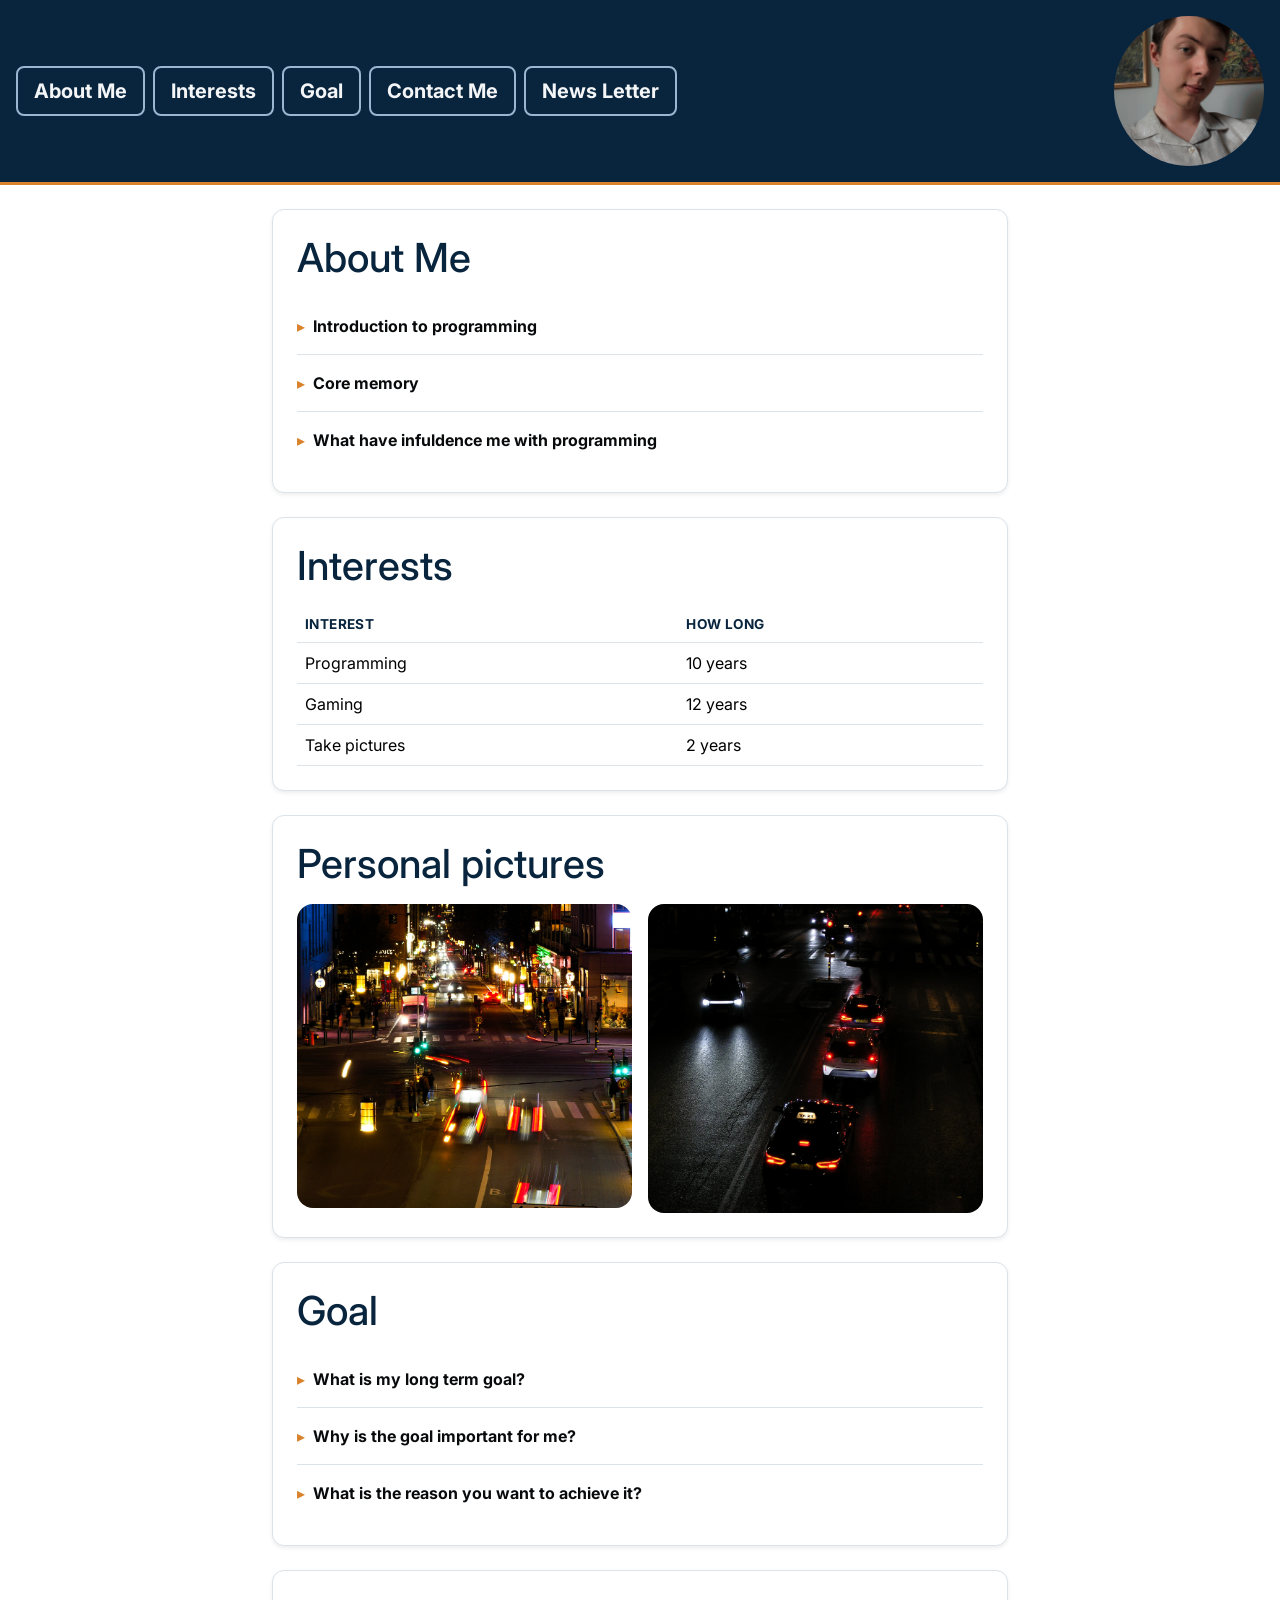
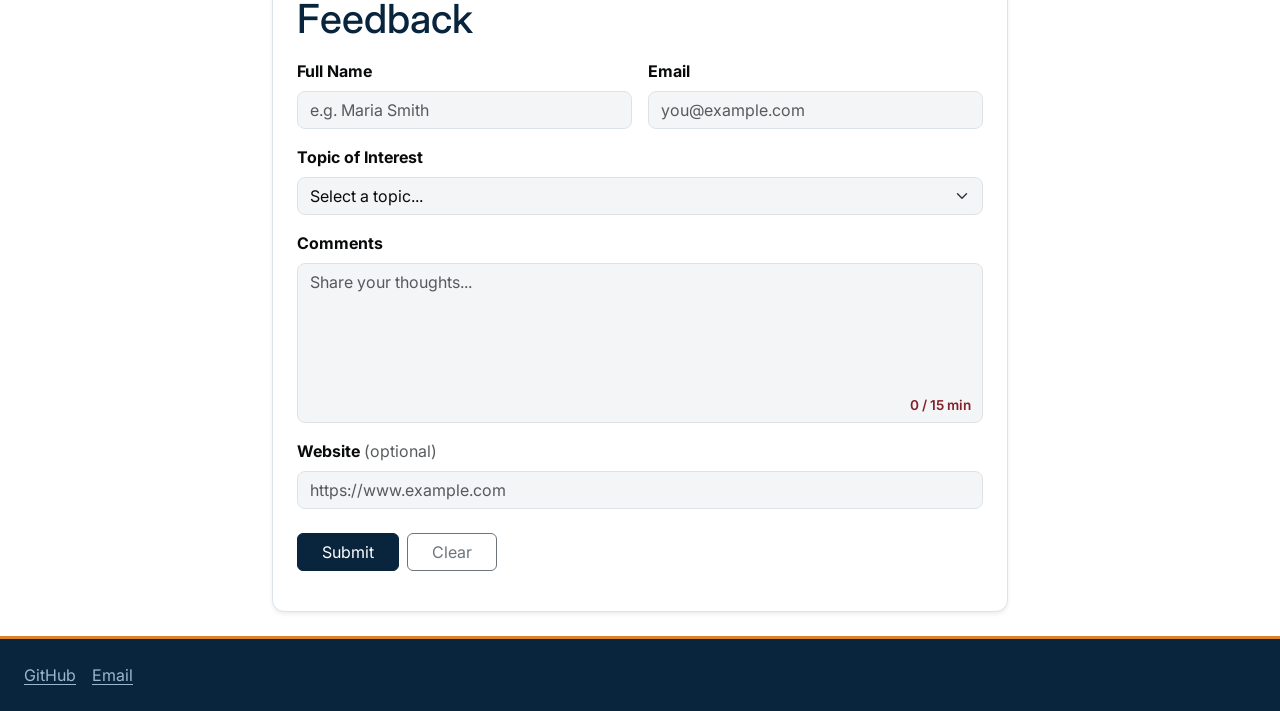
<file: src/html/index.html>
<!doctype html>
<html lang="en">
  <head>
    <meta charset="UTF-8" />
    <meta name="viewport" content="width=device-width, initial-scale=1.0" />
    <meta
      name="description"
      content="David Jansson — software developer portfolio, background, interests, and goals."
    />
    <title>David Jansson — Portfolio</title>

    <!-- FONT WEIGTH -->
    <link rel="preconnect" href="https://fonts.googleapis.com" />
    <link rel="preconnect" href="https://fonts.gstatic.com" crossorigin />
    <link href="https://fonts.googleapis.com/css2?family=Inter:ital,opsz,wght@0,14..32,100..900;1,14..32,100..900&display=swap" rel="stylesheet"/>
    
    
    <link href="https://cdn.jsdelivr.net/npm/bootstrap@5.3.2/dist/css/bootstrap.min.css" rel="stylesheet" integrity="sha384-T3c6CoIi6uLrA9TneNEoa7RxnatzjcDSCmG1MXxSR1GAsXEV/Dwwykc2MPK8M2HN" crossorigin="anonymous" />

    <link rel="stylesheet" href="../css/style.css" />
    <link rel="stylesheet" href="../css/nav-style.css" />
    <link rel="stylesheet" href="../css/section-style.css" />
    <link rel="stylesheet" href="../css/footer-style.css" />

    <link rel="stylesheet" href="../css/gerneral-style.css">

    <script src="../js/feedback.js" defer></script>

  </head>

  <body>

    <header class="site-header sticky-md-top">
      <nav class="container-fluid d-flex flex-column-reverse flex-md-row justify-content-between align-items-center gap-3 p-3" aria-label="Main">
        <ul class="nav flex-wrap jusify-content-center gap-2">
          <li><a href="#about-me-container" class="site-link">About Me</a></li>
          <li><a href="#intresests-container" class="site-link">Interests</a></li>
          <li><a href="#goal-container" class="site-link">Goal</a></li>
          <li><a href="#contact-forum-container" class="site-link">Contact Me</a></li>
          <li><a href="./newLetter.html" class="site-link">News Letter</a></li>
        </ul>
        <img src="../img/IMG_2744.JPG" alt="David Jansson" width="150" height="150" class="profile-image rounded-circle object-fit-cover" />
      </nav>
    </header>


    <main class="container py-4 flex-grow-1">
      <div class="row justify-content-center">
        <div class="col-lg-8 d-grid gap-4">

          <section id="about-me-container" class="card card-body p-4 shadow-sm">
            <h1 class="section-header mb-3">About Me</h1>

            <details class="question-style">
              <summary>Introduction to programming</summary>
              <p> I got introduced to programming in 3:e grade in middle school with the program Scratch where I learned the basic of game prorgramming </p>
            </details>
        
            <details class="question-style">
              <summary>Core memory</summary>
              <p>The core most core memory I have is when me and my dad plays a video game called Anno 1405 on his computer</p>
            </details>

            <details class="question-style">
              <summary>What have infuldence me with programming</summary>
              <p>A lot of the infludence of the programming I have done can be summed up in a sentence of <span class="fst-italic">"How can I make this game more intressing"</span>. Under my school time I programmed from tutorials and wanted to learn even the closest things, this also transplated over to me when I started to play video games. I untill today can't just be statified by not knowing the ins and outs of a mechanic that I found to be fun. </p>  
            </details>
          </section>

          <section id="intresests-container" class="card card-body p-4 shadow-sm">
            <h2 class="section-header mb-3">Interests</h2>
            <table class="table table-hover mb-0">
              <thead>
                <tr><th scope="col">Interest</th><th scope="col">How long</th></tr>
              </thead>
              <tbody>
                <tr><td>Programming</td><td>10 years</td></tr>
                <tr><td>Gaming</td><td>12 years</td></tr>
                <tr><td>Take pictures</td><td>2 years</td></tr>
              </tbody>
            </table>
          </section>
          
          <section id="personal-picture-container" class="card card-body p-4 shadow-sm">
            <h2 class="section-header mb-3">Personal pictures</h2>
            
            <div class="row g-3 jusify-content-center">
              <div class="col-12 col-sm-6">
                <img src="../img/P1010174.jpg" alt="Personal picture 1" width="400" height="400" class="personal-picture img-fluid w-100 rounded-4 object-fit-cover">
              </div>
              <div class="col-12 col-sm-6">
                <img src="../img/P1010218.jpg" alt="Personal picture 2" width="400" height="400" class="personal-picture img-fluid w-100 rounded-4 object-fit-cover">
              </div>
          </section>

          <section id="goal-container" class="card card-body p-4 shadow-sm">
            <h2 class="section-header mb-3">Goal</h2>

            <details class="question-style">
              <summary>What is my long term goal?</summary>
              <p>My long term goal is to be programming system design for a game</p>
            </details>

            <details class="question-style">
              <summary>Why is the goal important for me?</summary>
              <p>This is important for me becuase I have always wanted to be available to work on a game and create a game. I myself have even a idee of a game I want to make in the future</p>
            </details>

            <details class="question-style">
              <summary>What is the reason you want to achieve it?</summary>
              <p>I want to achieve this becuase its a dream of mine and something im passtion about</p>
            </details>
          </section>

          <section id="contact-forum-container" class="card card-body p-4 shadow-sm">
            <h2 class="section-header mb-3">Feedback</h2>
            
            <form id="feedback-form" novalidate>
              <div class="row g-3">

                <div class="col-md-6">
                  <label for="fb-name" class="form-label fw-bold">Full Name</label>
                  <input type="text" class="form-control" id="fb-name" name="name"
                    placeholder="e.g. Maria Smith" autocomplete="name"
                    aria-describedby="fb-name-error" required />
                  <div id="fb-name-error" class="invalid-feedback"></div>
                </div>

                <div class="col-md-6">
                  <label for="fb-email" class="form-label fw-bold">Email</label>
                  <input type="email" class="form-control" id="fb-email" name="email"
                    placeholder="you@example.com" autocomplete="email"
                    aria-describedby="fb-email-error" required />
                  <div id="fb-email-error" class="invalid-feedback"></div>
                </div>

                <div class="col-12">
                  <label for="fb-topic" class="form-label fw-bold">Topic of Interest</label>
                  <select class="form-select form-control" id="fb-topic" name="topic"
                    aria-describedby="fb-topic-error" required>
                    <option value="" selected disabled>Select a topic...</option>
                    <option value="design">Design and layout</option>
                    <option value="code">Code and projects</option>
                    <option value="content">Content and writing</option>
                    <option value="other">Something else</option>
                  </select>
                  <div id="fb-topic-error" class="invalid-feedback"></div>
                </div>

                <div class="col-12">
                  <label for="fb-comments" class="form-label fw-bold">Comments</label>
                  <div class="comments-wrapper">
                    <textarea class="form-control" id="fb-comments" name="comments" rows="5"
                      placeholder="Share your thoughts..."
                      maxlength="40"
                      aria-describedby="fb-comments-error fb-comments-counter" required></textarea>
                    <span id="fb-comments-counter" class="comments-counter"></span>
                  </div>
                  <div id="fb-comments-error" class="invalid-feedback"></div>
                </div>

                <div class="col-12">
                  <label for="fb-website" class="form-label fw-bold">Website <span class="fw-normal text-muted">(optional)</span></label>
                  <input type="url" class="form-control" id="fb-website" name="website"
                    placeholder="https://www.example.com" autocomplete="url"
                    aria-describedby="fb-website-error" />
                  <div id="fb-website-error" class="invalid-feedback"></div>
                </div>
              </div>

              <div class="d-flex flex-wrap gap-2 mt-4">
                <button type="submit" class="btn btn-primary px-4">Submit</button>
                <button type="reset" class="btn btn-outline-secondary px-4">Clear</button>
              </div>

              <div id="form-status" role="status" aria-live="polite" class="mt-3"></div>
            </form>
          </section>

        </div>
      </div>
    </main>

    <footer class="site-footer py-4 px-3 px-md-4">
      <ul class="list-unstyled d-flex flex-wrap align-items-center gap-3 mb-0">
        <li><a href="https://github.com/DavidJanssonDev" class="footer-link" target="_blank" rel="noopener noreferrer">GitHub</a></li>
        <li><a href="mailto:david.m.jansson@gmail.com" class="footer-link">Email</a></li>
      </ul>
    </footer>
  </body>
</html>
</file>
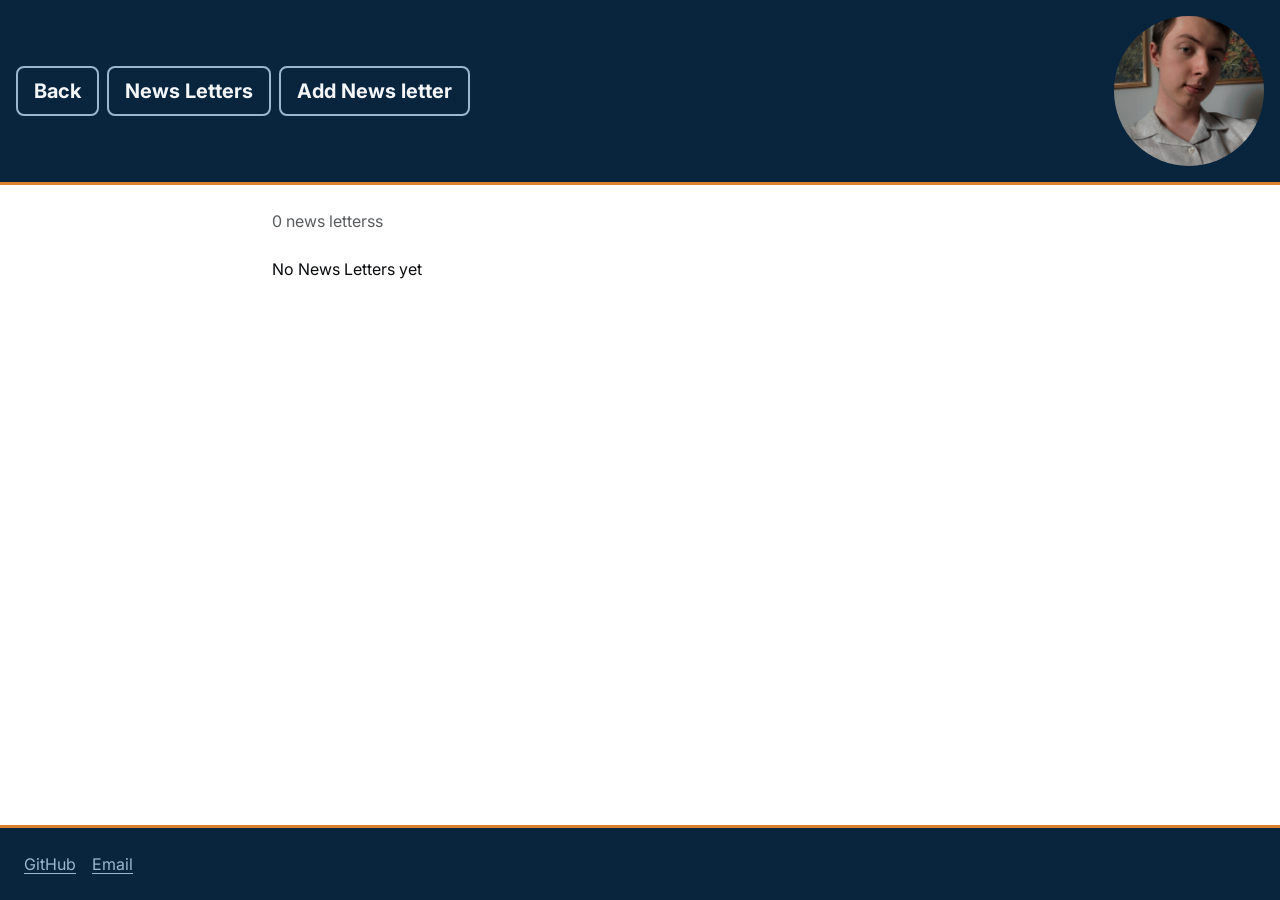
<file: src/html/newLetter.html>
<!doctype html>
<html lang="en">
  <head>
    <meta charset="UTF-8" />
    <meta name="viewport" content="width=device-width, initial-scale=1.0" />
    <meta
      name="description"
      content="David Jansson — software developer portfolio, background, interests, and goals."
    />
    <title>David Jansson — Portfolio</title>

    <!-- FONT WEIGTH -->
    <link rel="preconnect" href="https://fonts.googleapis.com" />
    <link rel="preconnect" href="https://fonts.gstatic.com" crossorigin />
    <link
      href="https://fonts.googleapis.com/css2?family=Inter:ital,opsz,wght@0,14..32,100..900;1,14..32,100..900&display=swap"
      rel="stylesheet"
    />

    <link
      href="https://cdn.jsdelivr.net/npm/bootstrap@5.3.2/dist/css/bootstrap.min.css"
      rel="stylesheet"
      integrity="sha384-T3c6CoIi6uLrA9TneNEoa7RxnatzjcDSCmG1MXxSR1GAsXEV/Dwwykc2MPK8M2HN"
      crossorigin="anonymous"
    />

    <!-- SYTLE SHEETS -->
    <link rel="stylesheet" href="../css/style.css" />
    <link rel="stylesheet" href="../css/nav-style.css" />
    <link rel="stylesheet" href="../css/footer-style.css" />
    <link rel="stylesheet" href="../css/gerneral-style.css" />
  </head>

  <body class="d-flex flex-column min-vh-100">
    <header class="site-header sticky-md-top">
      <nav
        class="container-fluid d-flex flex-column-reverse flex-md-row justify-content-between align-items-center gap-3 p-3"
        aria-label="Main"
      >
        <ul class="nav flex-wrap justify-content-center gap-2">
          <li><a href="index.html" class="site-link">Back</a></li>
          <li>
            <a href="newLetter.html#news-letters" class="site-link"
              >News Letters</a
            >
          </li>
          <li>
            <a href="newletterForum.html" class="site-link">Add News letter</a>
          </li>
        </ul>
        <img
          src="../img/IMG_2744.JPG"
          alt="David Jansson"
          width="150"
          height="150"
          class="profile-image rounded-circle object-fit-cover"
        />
      </nav>
    </header>

    <main class="container py-4 flex-grow-1">
      <div class="row justify-content-center">
        <section
          id="news-letters"
          class="col-lg-8 d-grid gap-4"
          aria-label="News letters"
        >
          <p id="news-count" class="text-muted mb-0"></p>
          <div id="news-list" class="d-grid gap-4"></div>
        </section>
      </div>
    </main>

    <footer class="site-footer py-4 px-3 px-md-4">
      <ul class="list-unstyled d-flex flex-wrap align-items-center gap-3 mb-0">
        <li>
          <a
            href="https://github.com/DavidJanssonDev"
            class="footer-link"
            target="_blank"
            rel="noopener noreferrer"
            >GitHub</a
          >
        </li>
        <li>
          <a href="mailto:david.m.jansson@gmail.com" class="footer-link"
            >Email</a
          >
        </li>
      </ul>
    </footer>

    <script type="module" src="../js/newLetter.js"></script>
  </body>
</html>
</file>
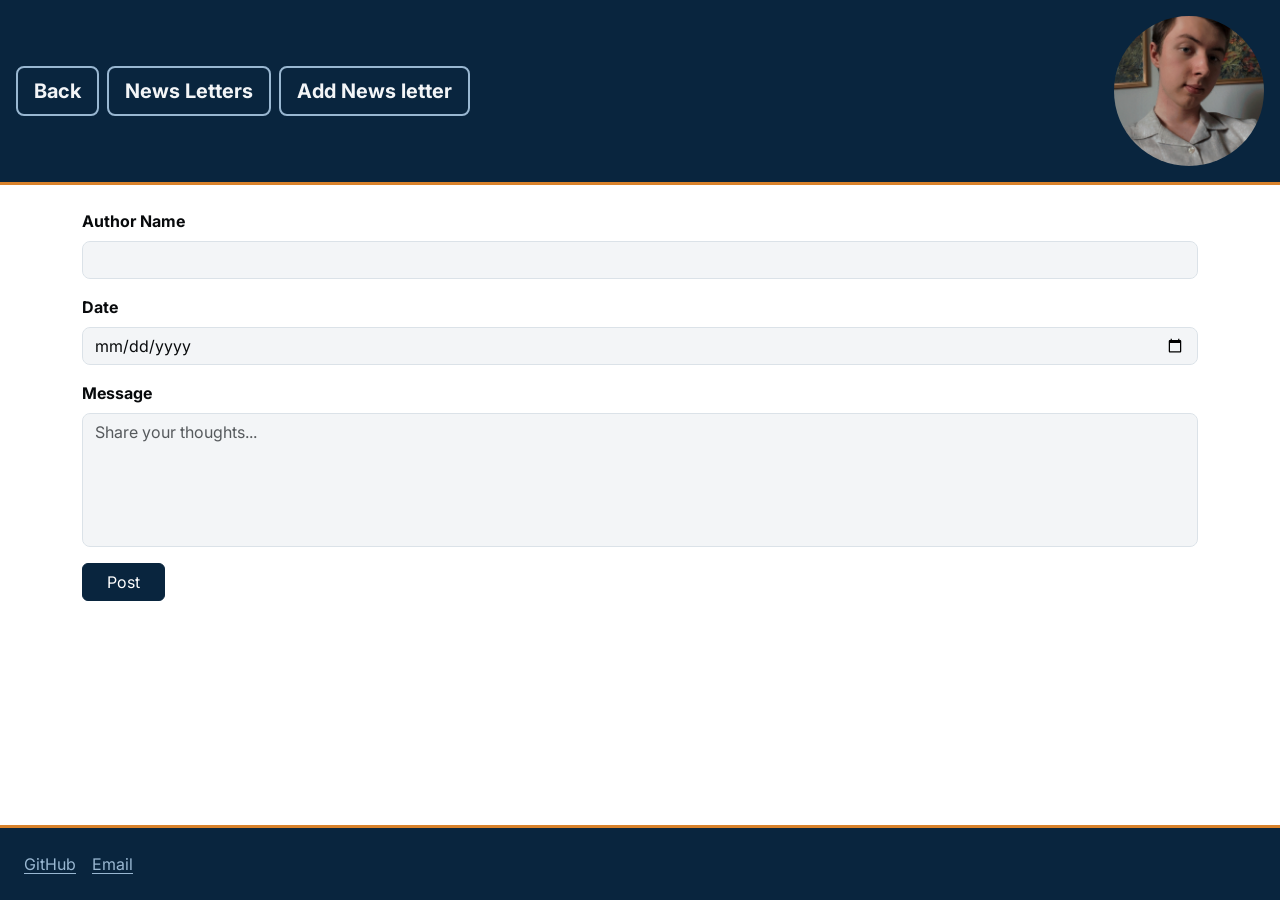
<file: src/html/newletterForum.html>
<!doctype html>
<html lang="en">
  <head>
    <meta charset="UTF-8" />
    <meta name="viewport" content="width=device-width, initial-scale=1.0" />
    <meta
      name="description"
      content="David Jansson — software developer portfolio, background, interests, and goals."
    />
    <title>David Jansson — Portfolio</title>

    <!-- FONT WEIGTH -->
    <link rel="preconnect" href="https://fonts.googleapis.com" />
    <link rel="preconnect" href="https://fonts.gstatic.com" crossorigin />
    <link
      href="https://fonts.googleapis.com/css2?family=Inter:ital,opsz,wght@0,14..32,100..900;1,14..32,100..900&display=swap"
      rel="stylesheet"
    />

    <link
      href="https://cdn.jsdelivr.net/npm/bootstrap@5.3.2/dist/css/bootstrap.min.css"
      rel="stylesheet"
      integrity="sha384-T3c6CoIi6uLrA9TneNEoa7RxnatzjcDSCmG1MXxSR1GAsXEV/Dwwykc2MPK8M2HN"
      crossorigin="anonymous"
    />

    <!-- SYTLE SHEETS -->
    <link rel="stylesheet" href="../css/style.css" />
    <link rel="stylesheet" href="../css/nav-style.css" />
    <link rel="stylesheet" href="../css/footer-style.css" />
    <link rel="stylesheet" href="../css/gerneral-style.css" />
  </head>

  <body class="d-flex flex-column min-vh-100">
    <header class="site-header sticky-md-top">
      <nav
        class="container-fluid d-flex flex-column-reverse flex-md-row justify-content-between align-items-center gap-3 p-3"
        aria-label="Main"
      >
        <ul class="nav flex-wrap justify-content-center gap-2">
          <li><a href="index.html" class="site-link">Back</a></li>
          <li>
            <a href="newLetter.html#news-letters" class="site-link"
              >News Letters</a
            >
          </li>
          <li>
            <a href="newletterForum.html" class="site-link">Add News letter</a>
          </li>
        </ul>
        <img
          src="../img/IMG_2744.JPG"
          alt="David Jansson"
          width="150"
          height="150"
          class="profile-image rounded-circle object-fit-cover"
        />
      </nav>
    </header>

    <main class="container py-4 flex-grow-1">
      <form id="news-form">
        <div class="mb-3">
          <label for="author" class="form-label fw-bold">Author Name</label>
          <input
            type="text"
            class="form-control"
            id="author"
            name="author"
            required
          />
        </div>
        <div class="mb-3">
          <label for="datetime" class="form-label fw-bold">Date</label>
          <input
            type="date"
            class="form-control"
            id="datetime"
            name="datetime"
            required
          />
        </div>
        <div class="mb-3">
          <label for="message" class="form-label fw-bold">Message</label>
          <textarea
            class="form-control"
            id="message"
            name="message"
            rows="5"
            minlength="15"
            placeholder="Share your thoughts..."
            required
          ></textarea>
        </div>
        <button type="submit" class="btn btn-primary px-4">Post</button>
      </form>
    </main>

    <footer class="site-footer py-4 px-3 px-md-4">
      <ul class="list-unstyled d-flex flex-wrap align-items-center gap-3 mb-0">
        <li>
          <a
            href="https://github.com/DavidJanssonDev"
            class="footer-link"
            target="_blank"
            rel="noopener noreferrer"
            >GitHub</a
          >
        </li>
        <li>
          <a href="mailto:david.m.jansson@gmail.com" class="footer-link"
            >Email</a
          >
        </li>
      </ul>
    </footer>

    <script type="module" src="../js/newletterforum.js"></script>
  </body>
</html>
</file>
<file: src/css/style.css>
.card {
  --bs-card-border-color: var(--border);
  --bs-card-border-radius: 0.75rem;
  --bs-card-bg: var(--surface);
}

.section-header {
  font-size: clamp(1.75rem, 2vw + 1.25rem, 2.5rem);
  color: var(--primary);
}

.btn-primary {
  --bs-btn-bg: var(--primary);
  --bs-btn-border-color: var(--primary);
  --bs-btn-hover-bg: var(--accent);
  --bs-btn-hover-border-color: var(--accent);
  --bs-btn-active-bg: var(--accent);
  --bs-btn-active-border-color: var(--accent);
  --bs-btn-focus-shadow-rgb: 217, 130, 43;
}

.form-control {
  background-color: var(--text-base-light);
  border-radius: 0.5rem;
}
.form-control:focus {
  border-color: var(--secondary);
  box-shadow: 0 0 0 3px rgb(153 183 209 / 35%);
}

.table th {
  color: var(--primary);
  font-size: 0.85rem;
  text-transform: uppercase;
  letter-spacing: 0.03em;
}

.personal-pic {
  aspect-ratio: 1;
}

.comments-wrapper {
  position: relative;
}

/* room at the bottom so typed text never runs under the counter */
.comments-wrapper textarea {
  padding-bottom: 2rem;
}

.comments-counter {
  position: absolute;
  right: 0.75rem;
  bottom: 0.5rem;
  font-size: 0.85rem;
  font-weight: 600;
  pointer-events: none; /* clicks go through to the textarea */
}

/* darker tones */
.comments-counter.counter-short {
  color: #842029; /* dark red */
}
.comments-counter.counter-met {
  color: #0f5132; /* dark green */
}

/* The error div is no longer a direct sibling of the textarea, so Bootstrap's
   own rule can't show it. This does the same job. */
.comments-wrapper:has(.is-invalid) + .invalid-feedback {
  display: block;
}

textarea {
  resize: none;
}
</file>
<file: src/css/nav-style.css>
.site-header {
  background-color: var(--primary);
  border-bottom: 3px solid var(--accent);
  z-index: 10;
}

.profile-image {
  width: 96px;
  height: 96px;
  object-fit: 75% 25%;
}

@media (min-width: 768px) {
  .profile-image {
    width: 150px;
    height: 150px;
  }
}

.site-link {
  display: inline-block;
  padding: 0.5rem 1rem;
  font-weight: bolder;
  font-size: clamp(1rem, 1vw + 0.75rem, 1.25rem);
  text-decoration: none;
  color: var(--text-base-light);
  border: 2px solid var(--secondary);
  border-radius: 0.5rem;
  transition:
    color 0.2s ease,
    background-color 0.2s ease,
    border-color 0.2s ease;
}

.site-link:hover {
  color: var(--primary);
  background-color: var(--secondary);
}
.site-link:active {
  color: var(--text-base-light);
  background-color: var(--accent);
  border-color: var(--accent);
}
.site-link:focus-visible {
  outline: 2px solid var(--accent);
  outline-offset: 4px;
}
</file>
<file: src/css/section-style.css>
.question-style {
  border-bottom: 1px solid var(--border);
  padding: 1rem 0;

  &:last-of-type {
    border-bottom: none;
  }

  summary {
    cursor: pointer;
    font-weight: bold;
    list-style: none;

    &::marker,
    &::-webkit-details-marker {
      display: none;
    }

    &::before {
      content: "▸";
      display: inline-block;
      margin-right: 0.5rem;
      color: var(--accent);
      transition: transform 0.2s ease;
    }
  }

  &[open] summary::before {
    transform: rotate(90deg);
  }

  p {
    margin: 0.75rem 0 0;
    color: var(--text-muted);
    line-height: 1.6;
  }

  &:focus-within {
    outline: 2px solid var(--secondary);
    outline-offset: 2px;
  }
}

@media (prefers-reduced-motion: reduce) {
  .question-style summary::before {
    transition: none;
  }
}
</file>
<file: src/css/footer-style.css>
.site-footer {
  background-color: var(--primary);
  color: var(--text-base-light);
  border-top: 3px solid var(--accent);
}

.footer-link {
  color: var(--secondary);
  text-underline-offset: 3px;
  transition: color 0.2s ease;
}
.footer-link:hover {
  color: var(--accent);
}
.footer-link:focus-visible {
  outline: 2px solid var(--accent);
  outline-offset: 3px;
}

#seed-name {
  color: var(--seed-color);
  text-decoration: underline;
  text-underline-offset: 3px;
}
</file>
<file: src/css/gerneral-style.css>
*,
*::before,
*::after {
  box-sizing: border-box;
  margin: 0;
  padding: 0;
  font-family: "Inter", system-ui, sans-serif;
}

:root {
  --text-base-dark: #080a0c;
  --text-base-light: #f3f5f7;
  --text-hover-light: #185286;
  --text-hover-dark: #171d23;

  --background: #11303f;
  --primary: #09253e;
  --secondary: #99b7d1;
  --accent: #d9822b;
  --border: #dbe2e8;
  --text-muted: #5c6b7a;
  --surface: #ffffff;
  --seed-color: #f3ae7c;

  --bs-body-font-family: "Inter", system-ui, sans-serif;
  --bs-body-color: var(--text-base-dark);
  --bs-border-color: var(--border);
}

html {
  scroll-behavior: smooth;
  scroll-padding-top: 1rem;
}

@media (min-width: 768px) {
  html {
    scroll-padding-top: 12rem;
  }
}
</file>
